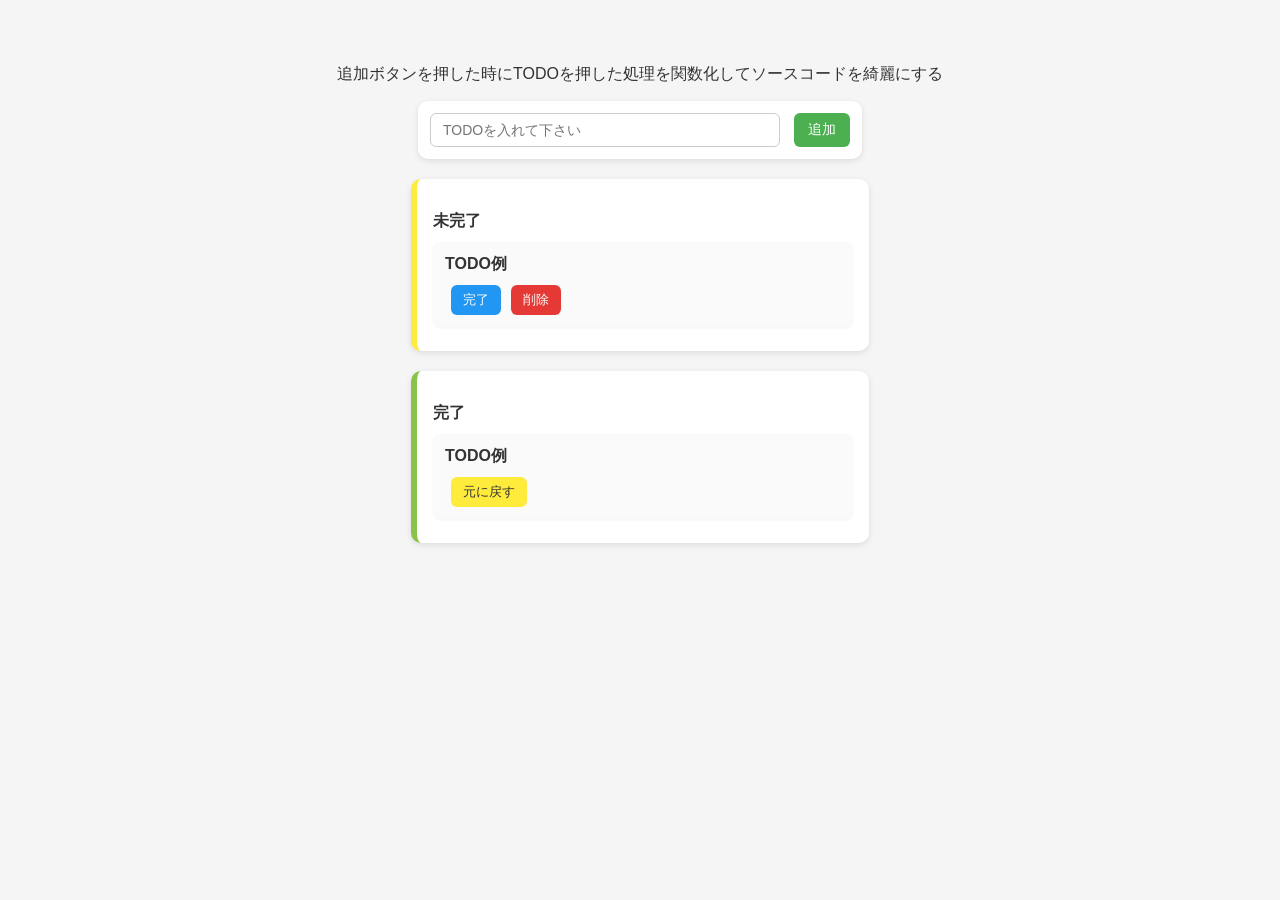
<file: scratch/process_10/index.html>
<!DOCTYPE html>
<html lang="ja">
  <head>
    <link rel="stylesheet" href="./style.css" />
    <title>TODO</title>
  </head> 
<body>
  <p>追加ボタンを押した時にTODOを押した処理を関数化してソースコードを綺麗にする</p>
  <div class="input-area">
    <input type="text" id="add_text" placeholder="TODOを入れて下さい" />
    <button id="add_button">追加</button>
  </div>
  <div class="incomplete-area area-box">
    <p>未完了</p>
    <ul>
      <li>
        <div>
          <p>TODO例</p>
          <button class="btn-complete">完了</button>
          <button class="btn-delete ">削除</button>
        </div>
      </li>
    </ul>
  </div>
  <div class="complete-area area-box">
    <p>完了</p>
    <ul>
      <li>
        <div>
          <p>TODO例</p>
          <button class="btn-incomplete">元に戻す</button>
        </div>
      </li>
    </ul>
  </div>
  <script src="./index.js"></script>
</body>
</html>
</file>
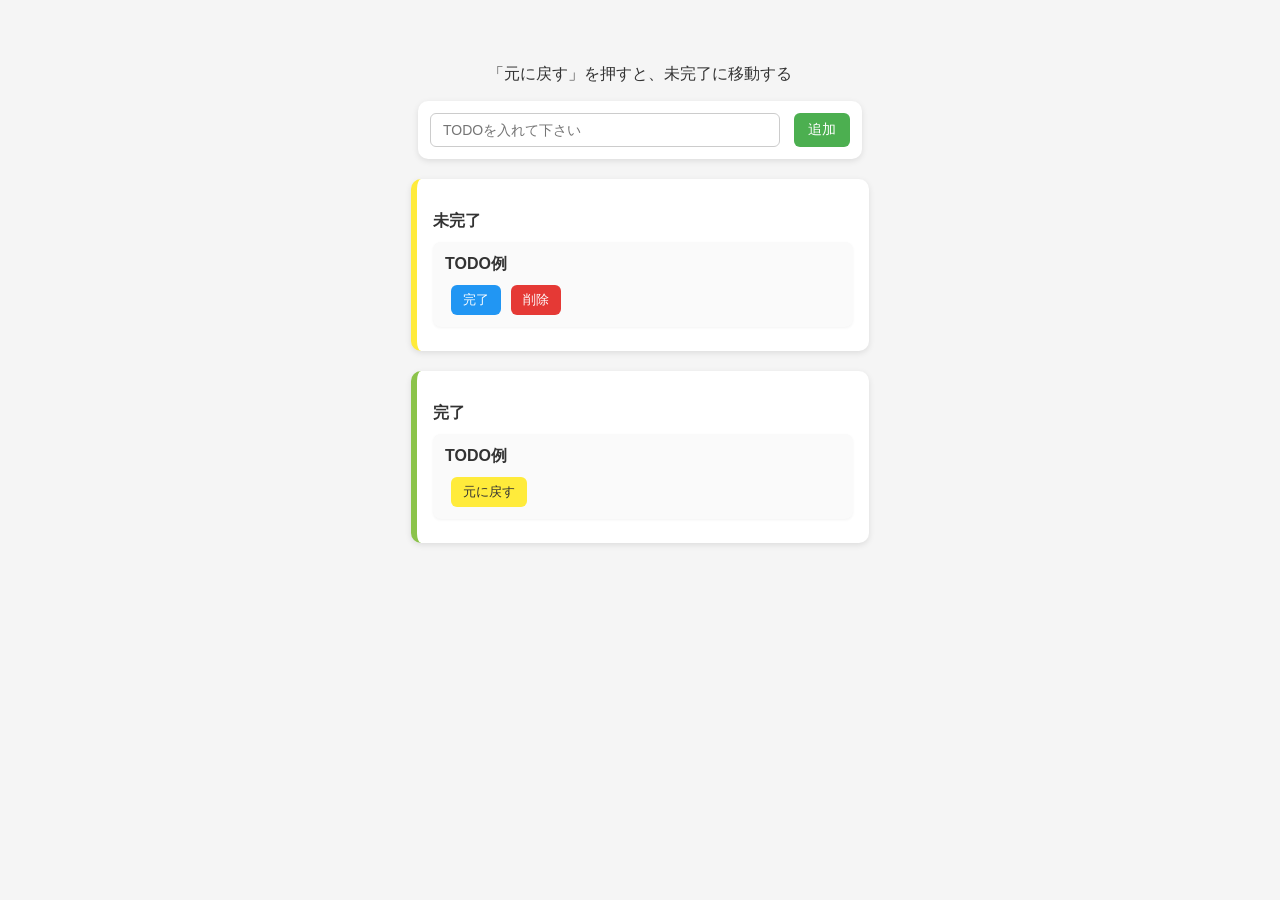
<file: scratch/process_11/index.html>
<!DOCTYPE html>
<html lang="ja">
  <head>
    <link rel="stylesheet" href="./style.css" />
    <title>TODO</title>
  </head> 
<body>
  <p>「元に戻す」を押すと、未完了に移動する</p>
  <div class="input-area">
    <input type="text" id="add_text" placeholder="TODOを入れて下さい" />
    <button id="add_button">追加</button>
  </div>
  <div class="incomplete-area area-box">
    <p>未完了</p>
    <ul>
      <li>
        <div>
          <p>TODO例</p>
          <button class="btn-complete">完了</button>
          <button class="btn-delete ">削除</button>
        </div>
      </li>
    </ul>
  </div>
  <div class="complete-area area-box">
    <p>完了</p>
    <ul>
      <li>
        <div>
          <p>TODO例</p>
          <button class="btn-incomplete">元に戻す</button>
        </div>
      </li>
    </ul>
  </div>
  <script src="./index.js"></script>
</body>
</html>
</file>
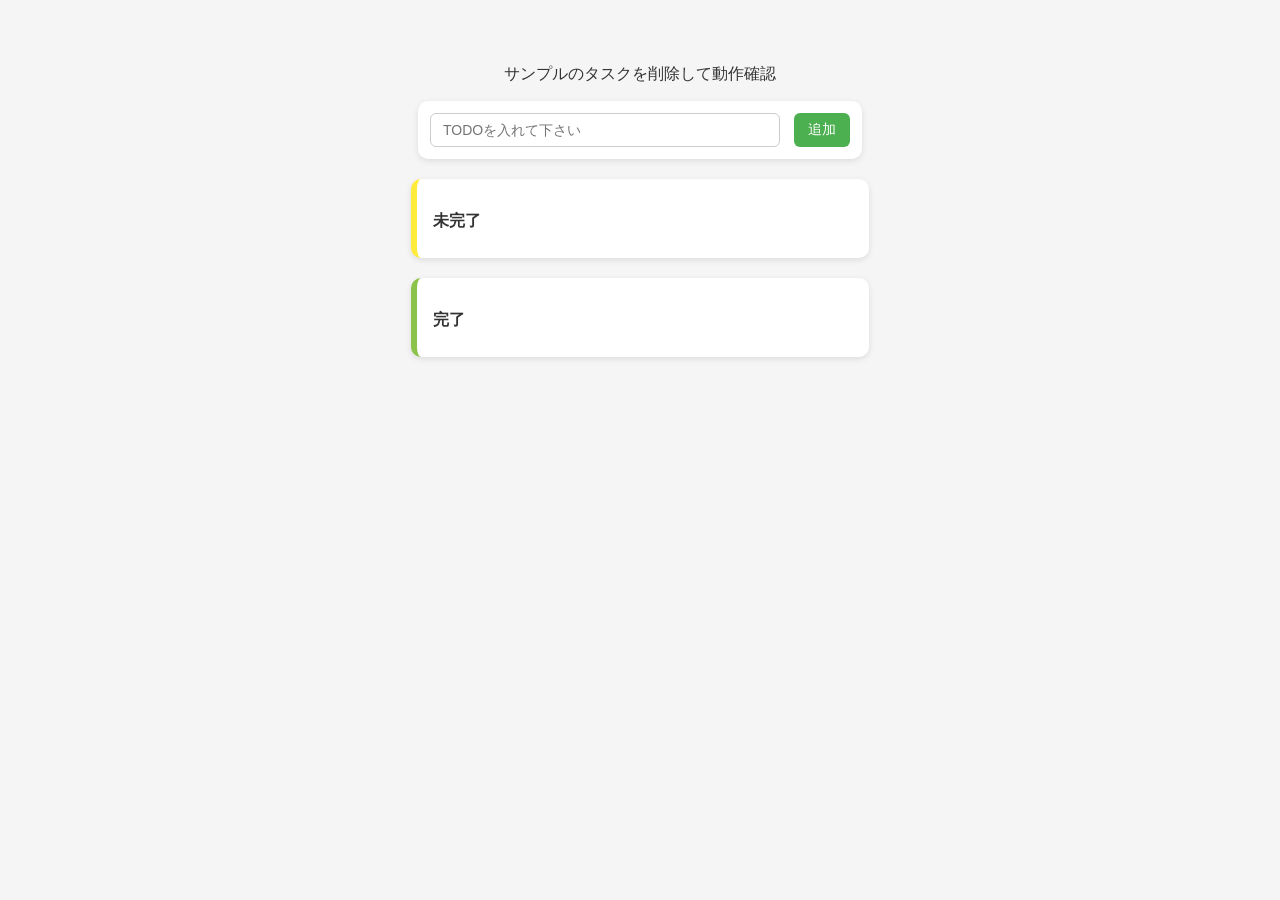
<file: scratch/process_12/index.html>
<!DOCTYPE html>
<html lang="ja">
  <head>
    <link rel="stylesheet" href="./style.css" />
    <title>TODO</title>
  </head> 
<body>
  <p>サンプルのタスクを削除して動作確認</p>
  <div class="input-area">
    <input type="text" id="add_text" placeholder="TODOを入れて下さい" />
    <button id="add_button">追加</button>
  </div>
  <div class="incomplete-area area-box">
    <p>未完了</p>
    <ul>
    </ul>
  </div>
  <div class="complete-area area-box">
    <p>完了</p>
    <ul>
    </ul>
  </div>
  <script src="./index.js"></script>
</body>
</html>
</file>
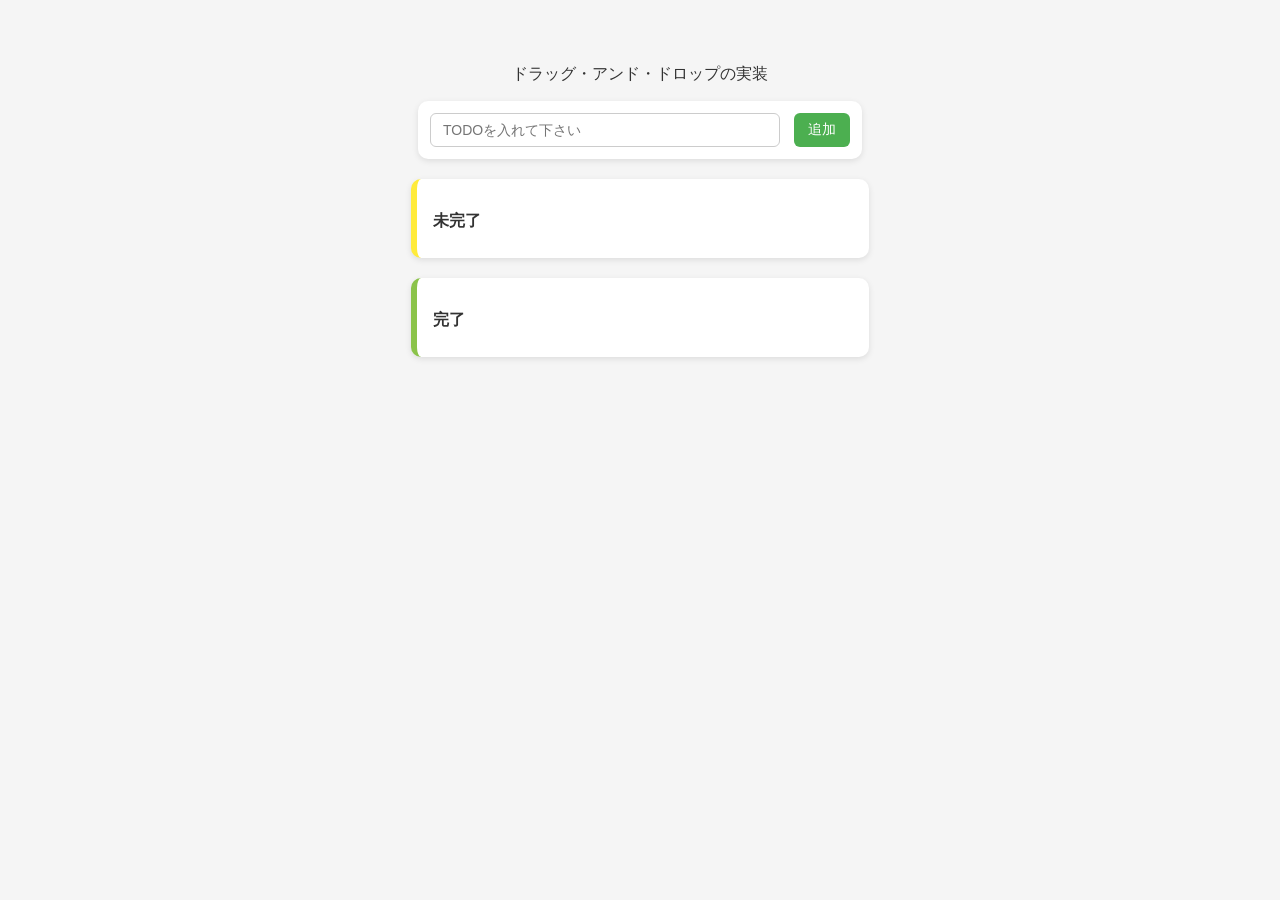
<file: scratch/process_14/index.html>
<!DOCTYPE html>
<html lang="ja">
  <head>
    <link rel="stylesheet" href="./style.css" />
    <title>TODO</title>
  </head> 
<body>
  <p>ドラッグ・アンド・ドロップの実装</p>
  <div class="input-area">
    <input type="text" id="add_text" placeholder="TODOを入れて下さい" />
    <button id="add_button">追加</button>
  </div>
  <div class="incomplete-area area-box">
    <p>未完了</p>
    <ul>
    </ul>
  </div>
  <div class="complete-area area-box">
    <p>完了</p>
    <ul>
    </ul>
  </div>
  <script src="./index.js"></script>
</body>
</html>
</file>
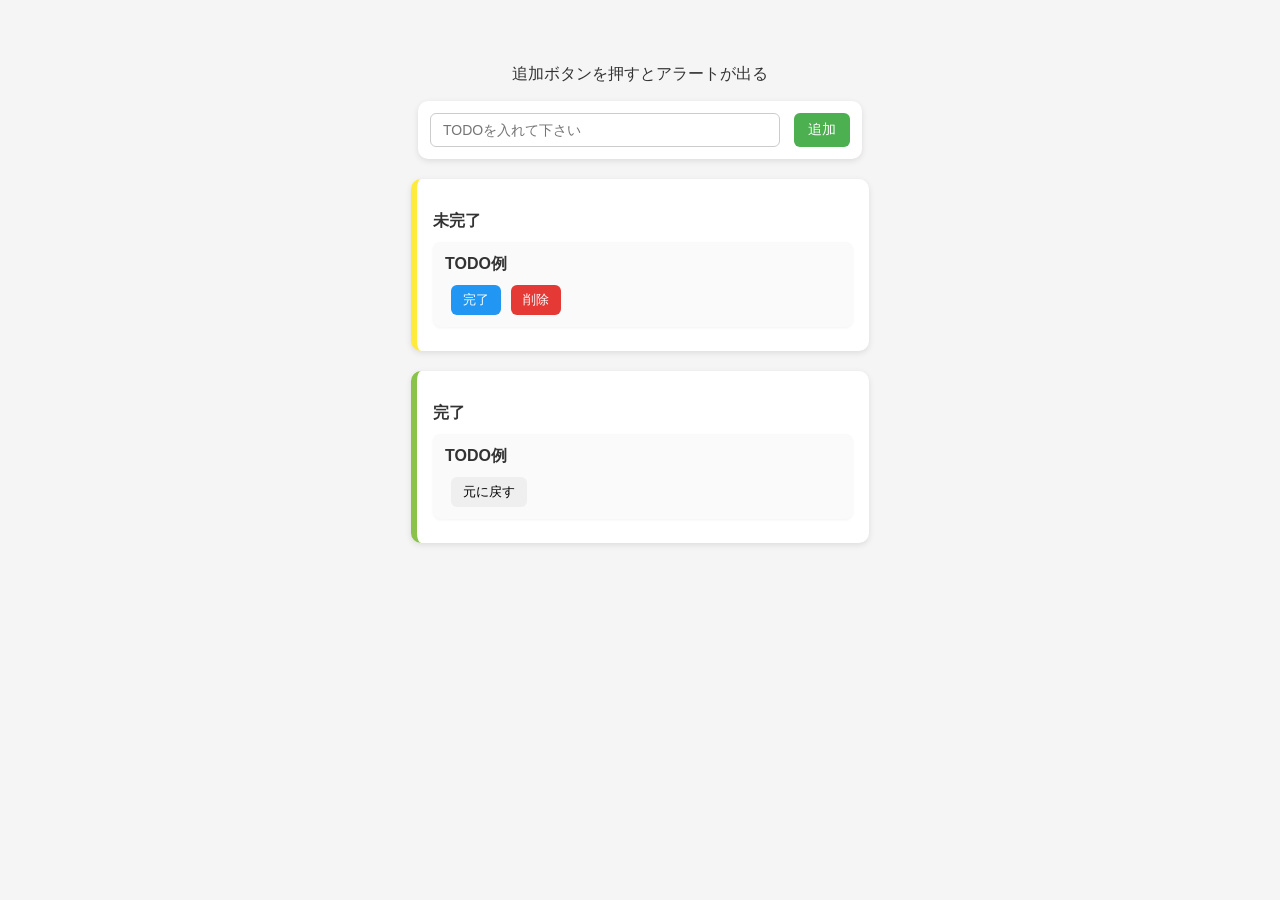
<file: scratch/process_4/index.html>
<!DOCTYPE html>
<html lang="ja">
  <head>
    <link rel="stylesheet" href="./style.css" />
    <title>TODO</title>
  </head> 
<body>
  <p>追加ボタンを押すとアラートが出る</p>
  <div class="input-area">
    <input type="text" id="" placeholder="TODOを入れて下さい" />
    <button id="add_button">追加</button>
  </div>
  <div class="incomplete-area area-box">
    <p>未完了</p>
    <ul>
      <li>
        <div>
          <p>TODO例</p>
          <button class="btn-complete">完了</button>
          <button class="btn-delete ">削除</button>
        </div>
      </li>
    </ul>
  </div>
  <div class="complete-area area-box">
    <p>完了</p>
    <ul>
      <li>
        <div>
          <p>TODO例</p>
          <button>元に戻す</button>
        </div>
      </li>
    </ul>
  </div>
  <script src="./index.js"></script>
</body>
</html>
</file>
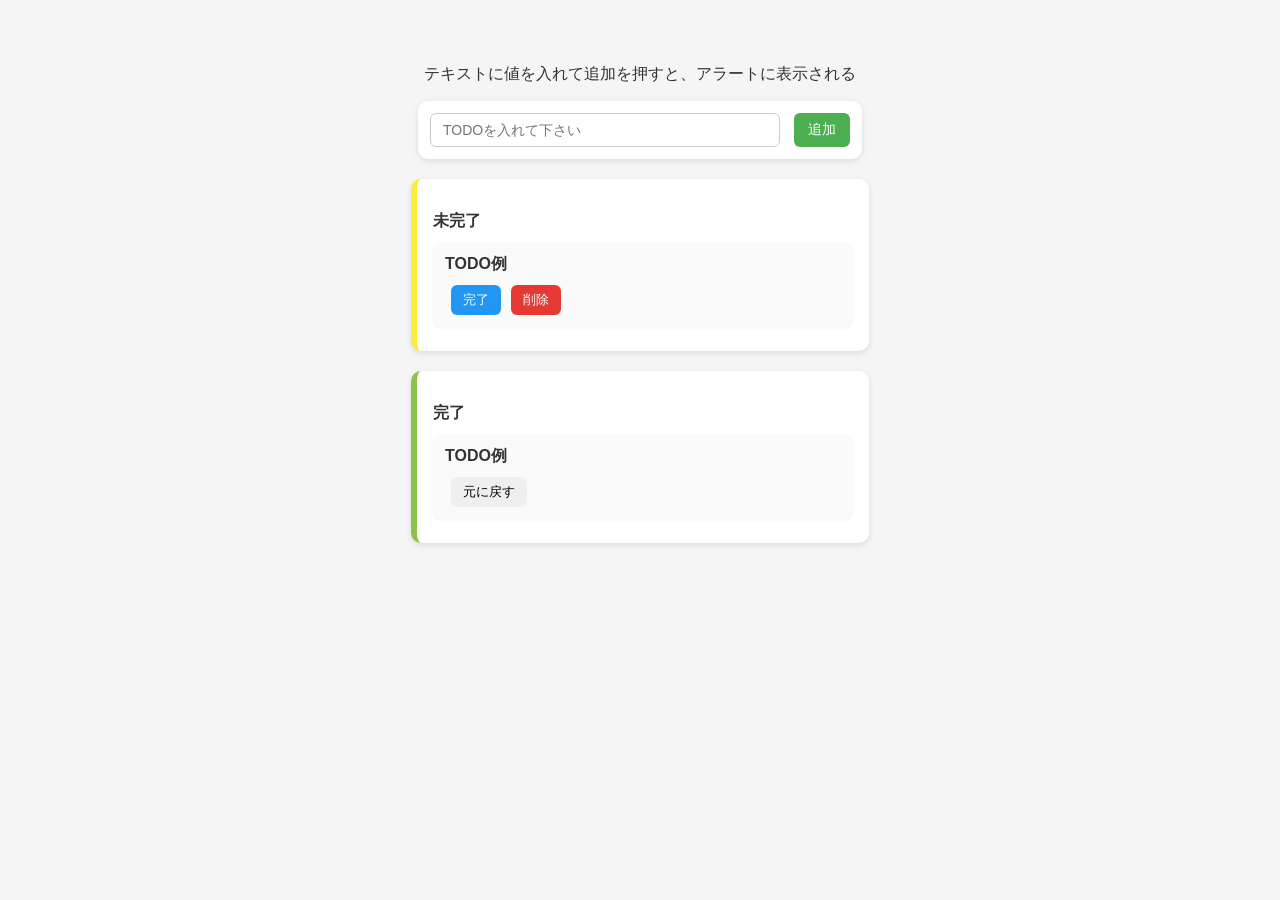
<file: scratch/process_5/index.html>
<!DOCTYPE html>
<html lang="ja">
  <head>
    <link rel="stylesheet" href="./style.css" />
    <title>TODO</title>
  </head> 
<body>
  <p>テキストに値を入れて追加を押すと、アラートに表示される</p>
  <div class="input-area">
    <input type="text" id="add_text" placeholder="TODOを入れて下さい" />
    <button id="add_button">追加</button>
  </div>
  <div class="incomplete-area area-box">
    <p>未完了</p>
    <ul>
      <li>
        <div class="todo">
          <p>TODO例</p>
          <button class="btn-complete">完了</button>
          <button class="btn-delete ">削除</button>
        </div>
      </li>
    </ul>
  </div>
  <div class="complete-area area-box">
    <p>完了</p>
    <ul>
      <li>
        <div class="todo_complete">
          <p>TODO例</p>
          <button>元に戻す</button>
        </div>
      </li>
    </ul>
  </div>
  <script src="./index.js"></script>
</body>
</html>
</file>
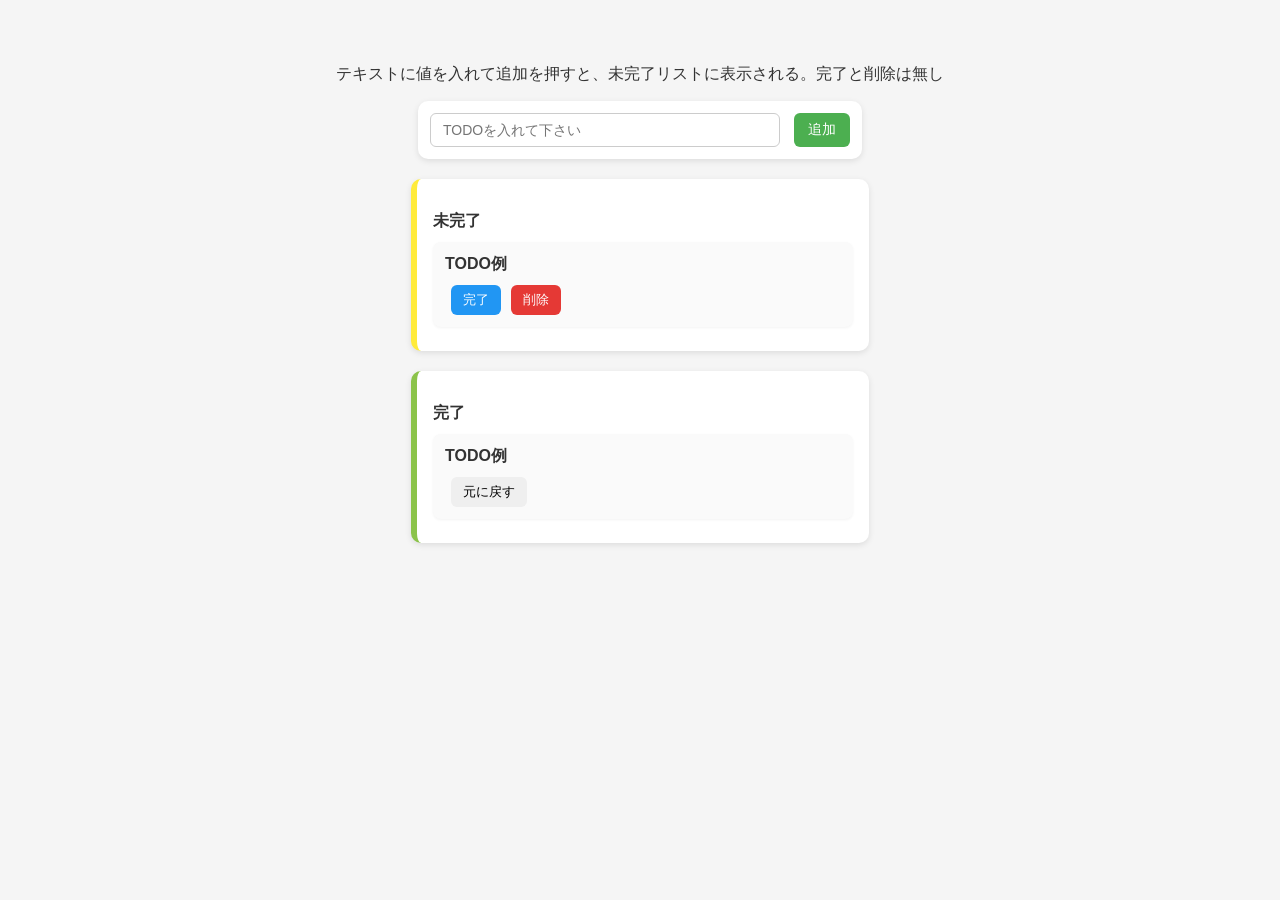
<file: scratch/process_6/index.html>
<!DOCTYPE html>
<html lang="ja">
  <head>
    <link rel="stylesheet" href="./style.css" />
    <title>TODO</title>
  </head> 
<body>
  <p>テキストに値を入れて追加を押すと、未完了リストに表示される。完了と削除は無し</p>
  <div class="input-area">
    <input type="text" id="add_text" placeholder="TODOを入れて下さい" />
    <button id="add_button">追加</button>
  </div>
  <div class="incomplete-area area-box">
    <p>未完了</p>
    <ul>
      <li>
        <div>
          <p>TODO例</p>
          <button class="btn-complete">完了</button>
          <button class="btn-delete ">削除</button>
        </div>
      </li>
    </ul>
  </div>
  <div class="complete-area area-box">
    <p>完了</p>
    <ul>
      <li>
        <div>
          <p>TODO例</p>
          <button>元に戻す</button>
        </div>
      </li>
    </ul>
  </div>
  <script src="./index.js"></script>
</body>
</html>
</file>
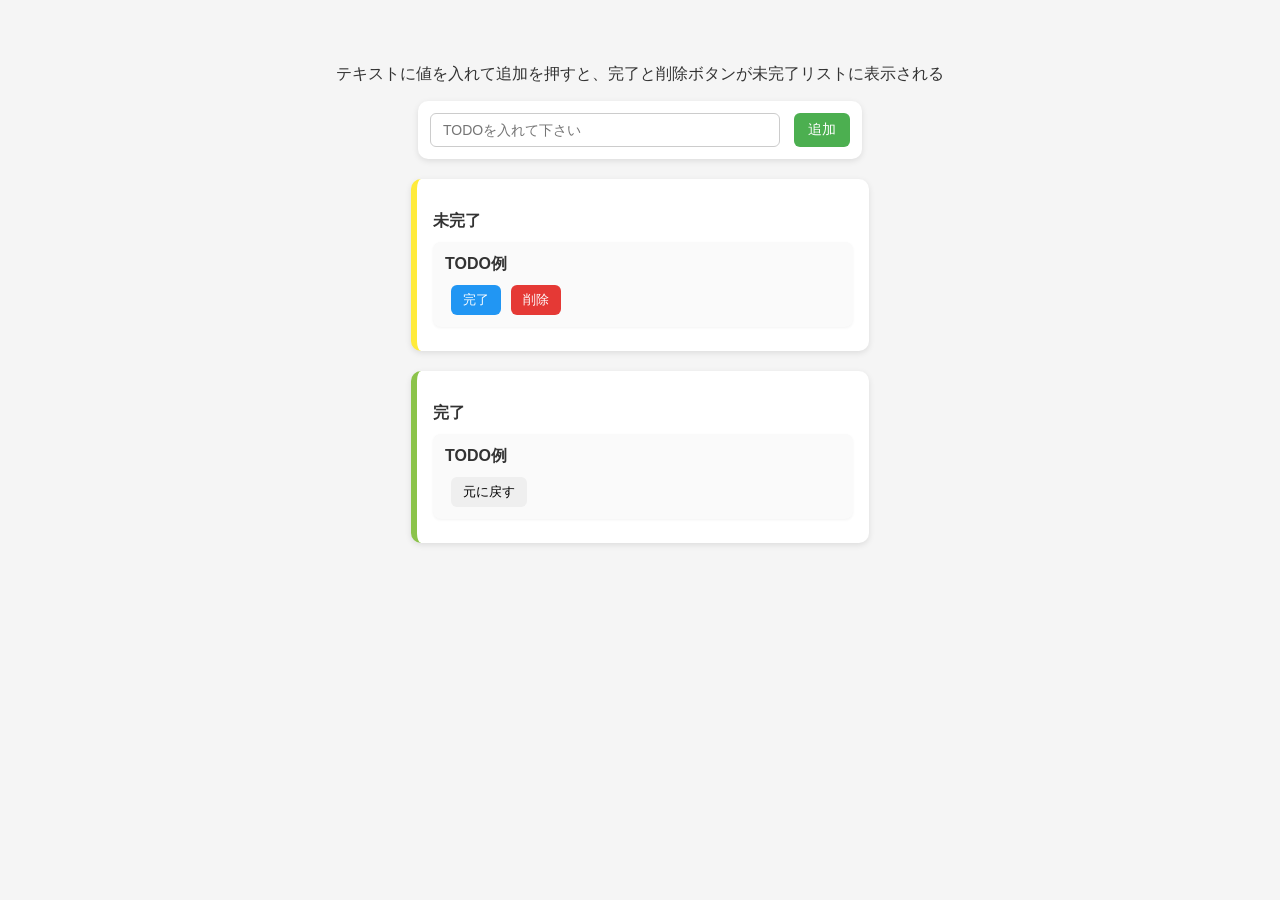
<file: scratch/process_7/index.html>
<!DOCTYPE html>
<html lang="ja">
  <head>
    <link rel="stylesheet" href="./style.css" />
    <title>TODO</title>
  </head> 
<body>
  <p>テキストに値を入れて追加を押すと、完了と削除ボタンが未完了リストに表示される</p>
  <div class="input-area">
    <input type="text" id="add_text" placeholder="TODOを入れて下さい" />
    <button id="add_button">追加</button>
  </div>
  <div class="incomplete-area area-box">
    <p>未完了</p>
    <ul>
      <li>
        <div>
          <p>TODO例</p>
          <button class="btn-complete">完了</button>
          <button class="btn-delete ">削除</button>
        </div>
      </li>
    </ul>
  </div>
  <div class="complete-area area-box">
    <p>完了</p>
    <ul>
      <li>
        <div>
          <p>TODO例</p>
          <button>元に戻す</button>
        </div>
      </li>
    </ul>
  </div>
  <script src="./index.js"></script>
</body>
</html>
</file>
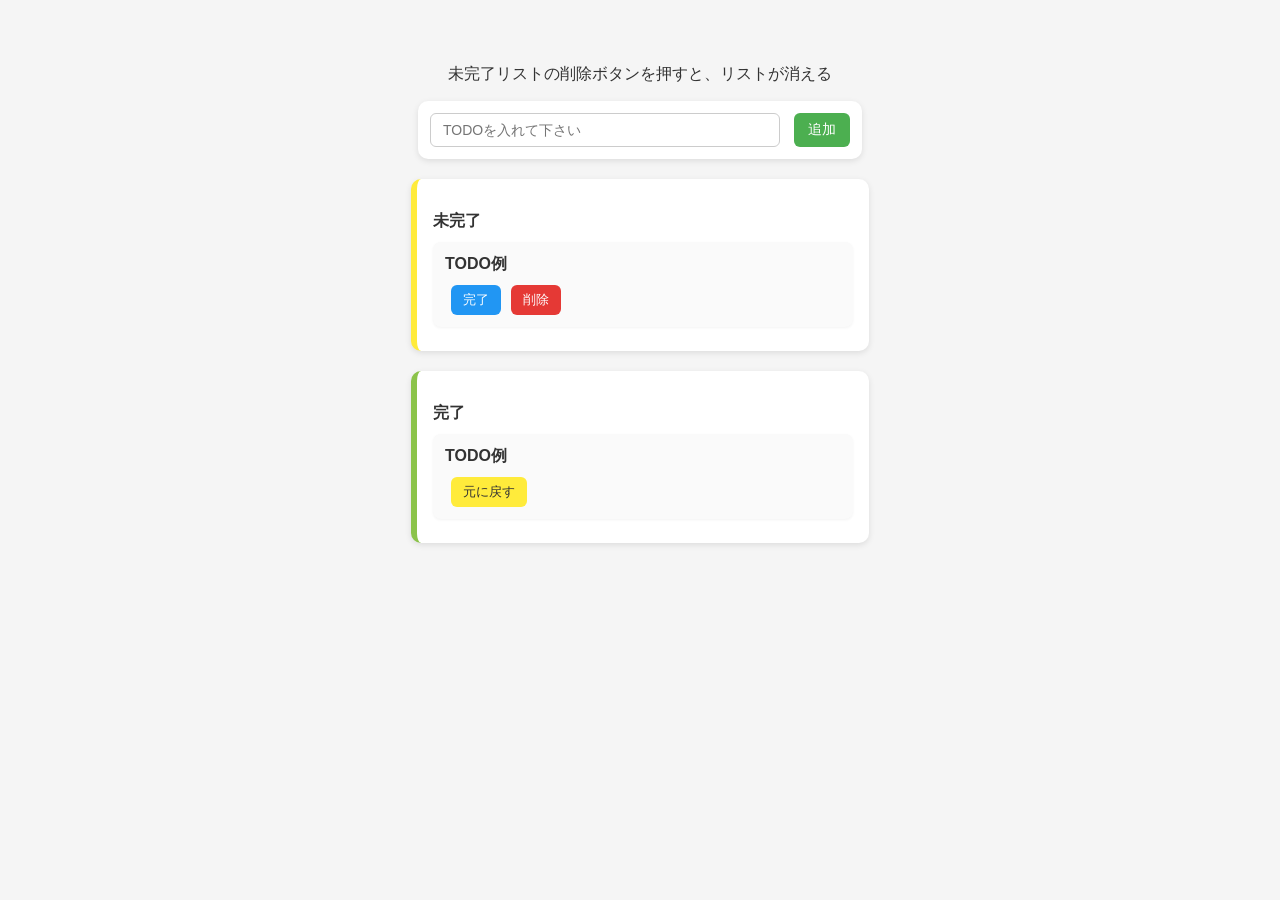
<file: scratch/process_8/index.html>
<!DOCTYPE html>
<html lang="ja">
  <head>
    <link rel="stylesheet" href="./style.css" />
    <title>TODO</title>
  </head> 
<body>
  <p>未完了リストの削除ボタンを押すと、リストが消える</p>
  <div class="input-area">
    <input type="text" id="add_text" placeholder="TODOを入れて下さい" />
    <button id="add_button">追加</button>
  </div>
  <div class="incomplete-area area-box">
    <p>未完了</p>
    <ul>
      <li>
        <div>
          <p>TODO例</p>
          <button class="btn-complete">完了</button>
          <button class="btn-delete ">削除</button>
        </div>
      </li>
    </ul>
  </div>
  <div class="complete-area area-box">
    <p>完了</p>
    <ul>
      <li>
        <div>
          <p>TODO例</p>
          <button class="btn-incomplete">元に戻す</button>
        </div>
      </li>
    </ul>
  </div>
  <script src="./index.js"></script>
</body>
</html>
</file>
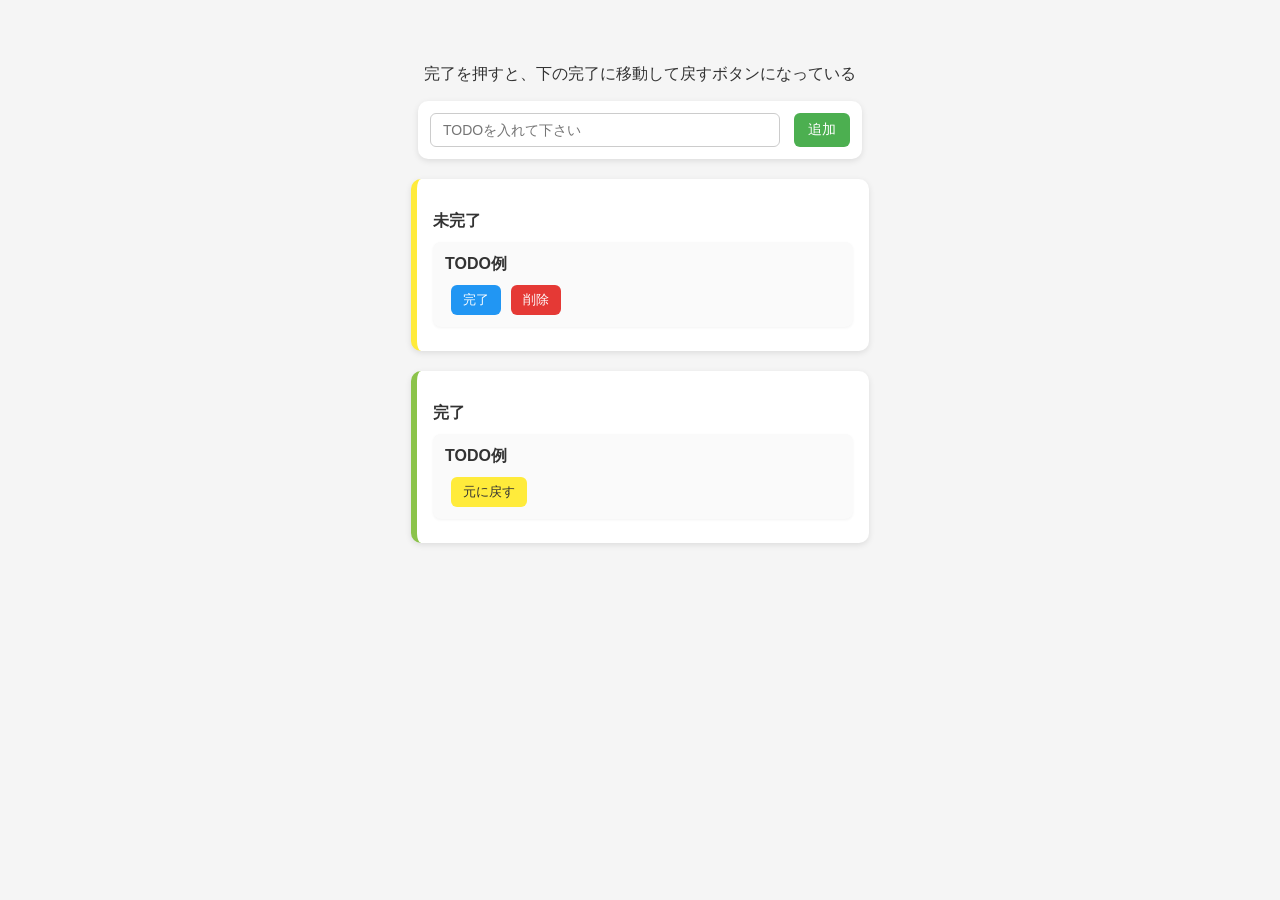
<file: scratch/process_9/index.html>
<!DOCTYPE html>
<html lang="ja">
  <head>
    <link rel="stylesheet" href="./style.css" />
    <title>TODO</title>
  </head> 
<body>
  <p>完了を押すと、下の完了に移動して戻すボタンになっている</p>
  <div class="input-area">
    <input type="text" id="add_text" placeholder="TODOを入れて下さい" />
    <button id="add_button">追加</button>
  </div>
  <div class="incomplete-area area-box">
    <p>未完了</p>
    <ul>
      <li>
        <div>
          <p>TODO例</p>
          <button class="btn-complete">完了</button>
          <button class="btn-delete ">削除</button>
        </div>
      </li>
    </ul>
  </div>
  <div class="complete-area area-box">
    <p>完了</p>
    <ul>
      <li>
        <div>
          <p>TODO例</p>
          <button class="btn-incomplete">元に戻す</button>
        </div>
      </li>
    </ul>
  </div>
  <script src="./index.js"></script>
</body>
</html>
</file>
<file: scratch/process_10/style.css>
/* 全体 */
body {
  font-family: "Helvetica Neue", Arial, sans-serif;
  background: #f5f5f5;
  display: flex;
  flex-direction: column;
  align-items: center;
  padding: 40px 0;
  color: #333;
}

/* 入力エリア */
.input-area {
  background: #ffffff;
  width: 420px;
  padding: 12px;
  margin-bottom: 20px;
  border-radius: 10px;
  box-shadow: 0 2px 6px rgba(0,0,0,0.1);
  display: flex;
  gap: 8px;
}

.input-area input {
  flex: 1;
  border-radius: 6px;
  padding: 8px 12px;
  border: 1px solid #ccc;
  font-size: 14px;
}

.input-area button {
  background: #4caf50;
  color: white;
  border-radius: 6px;
  border: none;
  padding: 8px 14px;
  font-size: 14px;
}

.input-area button:hover {
  background: #43a047;
}

/* 共通ボックス */
.area-box {
  width: 420px;
  padding: 16px;
  border-radius: 10px;
  background: #ffffff;
  box-shadow: 0 2px 6px rgba(0,0,0,0.1);
  margin-bottom: 20px;
}

/* 見出し */
.area-box p {
  font-size: 16px;
  font-weight: bold;
  margin-bottom: 10px;
}

/* TODOリスト */
ul {
  list-style: none;
  padding: 0;
  margin: 0;
}

li {
  background: #fafafa;
  margin: 8px 0;
  padding: 12px;
  border-radius: 8px;
  display: flex;
  align-items: center;
  justify-content: space-between;
  box-shadow: 0 1px 3px rgba(0,0,0,0.05);
}

li p {
  margin: 0;
  font-size: 15px;
}

/* ボタン */
button {
  padding: 6px 12px;
  margin-left: 6px;
  border-radius: 6px;
  border: none;
  font-size: 13px;
  cursor: pointer;
  transition: 0.2s;
}

button:hover {
  opacity: 0.8;
}

/* ボタン色 */
.btn-complete {
  background: #2196f3;
  color: white;
}

.btn-delete {
  background: #e53935;
  color: white;
}

.btn-incomplete {
  background: #ffeb3b; /* 明るい黄色 */
  color: #333; /* 読みやすい濃い文字色 */
}

/* 完了ボタン */
.btn-complete:hover {
  background: #1e88e5; /* 少し濃い青 */
}

/* 削除ボタン */
.btn-delete:hover {
  background: #d32f2f; /* 少し濃い赤 */
}

.btn-incomplete:hover {
  background: #fdd835; 
}

/* 戻すボタン */
.btn-back:hover {
  background: #616161; /* 少し濃いグレー */
}

.btn-back {
  background: #757575;
  color: white;
}

/* 未完了・完了エリア */
.incomplete-area.area-box {
  border-left: 6px solid #ffeb3b;
}

.complete-area.area-box {
  border-left: 6px solid #8bc34a;
}
</file>
<file: scratch/process_11/style.css>
/* 全体 */
body {
  font-family: "Helvetica Neue", Arial, sans-serif;
  background: #f5f5f5;
  display: flex;
  flex-direction: column;
  align-items: center;
  padding: 40px 0;
  color: #333;
}

/* 入力エリア */
.input-area {
  background: #ffffff;
  width: 420px;
  padding: 12px;
  margin-bottom: 20px;
  border-radius: 10px;
  box-shadow: 0 2px 6px rgba(0,0,0,0.1);
  display: flex;
  gap: 8px;
}

.input-area input {
  flex: 1;
  border-radius: 6px;
  padding: 8px 12px;
  border: 1px solid #ccc;
  font-size: 14px;
}

.input-area button {
  background: #4caf50;
  color: white;
  border-radius: 6px;
  border: none;
  padding: 8px 14px;
  font-size: 14px;
}

.input-area button:hover {
  background: #43a047;
}

/* 共通ボックス */
.area-box {
  width: 420px;
  padding: 16px;
  border-radius: 10px;
  background: #ffffff;
  box-shadow: 0 2px 6px rgba(0,0,0,0.1);
  margin-bottom: 20px;
}

/* 見出し */
.area-box p {
  font-size: 16px;
  font-weight: bold;
  margin-bottom: 10px;
}

/* TODOリスト */
ul {
  list-style: none;
  padding: 0;
  margin: 0;
}

li {
  background: #fafafa;
  margin: 8px 0;
  padding: 12px;
  border-radius: 8px;
  display: flex;
  align-items: center;
  justify-content: space-between;
  box-shadow: 0 1px 3px rgba(0,0,0,0.05);
}

li p {
  margin: 0;
  font-size: 15px;
}

/* ボタン */
button {
  padding: 6px 12px;
  margin-left: 6px;
  border-radius: 6px;
  border: none;
  font-size: 13px;
  cursor: pointer;
  transition: 0.2s;
}

button:hover {
  opacity: 0.8;
}

/* ボタン色 */
.btn-complete {
  background: #2196f3;
  color: white;
}

.btn-delete {
  background: #e53935;
  color: white;
}

.btn-incomplete {
  background: #ffeb3b; /* 明るい黄色 */
  color: #333; /* 読みやすい濃い文字色 */
}

/* 完了ボタン */
.btn-complete:hover {
  background: #1e88e5; /* 少し濃い青 */
}

/* 削除ボタン */
.btn-delete:hover {
  background: #d32f2f; /* 少し濃い赤 */
}

.btn-incomplete:hover {
  background: #fdd835; 
}

/* 戻すボタン */
.btn-back:hover {
  background: #616161; /* 少し濃いグレー */
}

.btn-back {
  background: #757575;
  color: white;
}

/* 未完了・完了エリア */
.incomplete-area.area-box {
  border-left: 6px solid #ffeb3b;
}

.complete-area.area-box {
  border-left: 6px solid #8bc34a;
}
</file>
<file: scratch/process_12/style.css>
/* 全体 */
body {
  font-family: "Helvetica Neue", Arial, sans-serif;
  background: #f5f5f5;
  display: flex;
  flex-direction: column;
  align-items: center;
  padding: 40px 0;
  color: #333;
}

/* 入力エリア */
.input-area {
  background: #ffffff;
  width: 420px;
  padding: 12px;
  margin-bottom: 20px;
  border-radius: 10px;
  box-shadow: 0 2px 6px rgba(0,0,0,0.1);
  display: flex;
  gap: 8px;
}

.input-area input {
  flex: 1;
  border-radius: 6px;
  padding: 8px 12px;
  border: 1px solid #ccc;
  font-size: 14px;
}

.input-area button {
  background: #4caf50;
  color: white;
  border-radius: 6px;
  border: none;
  padding: 8px 14px;
  font-size: 14px;
}

.input-area button:hover {
  background: #43a047;
}

/* 共通ボックス */
.area-box {
  width: 420px;
  padding: 16px;
  border-radius: 10px;
  background: #ffffff;
  box-shadow: 0 2px 6px rgba(0,0,0,0.1);
  margin-bottom: 20px;
}

/* 見出し */
.area-box p {
  font-size: 16px;
  font-weight: bold;
  margin-bottom: 10px;
}

/* TODOリスト */
ul {
  list-style: none;
  padding: 0;
  margin: 0;
}

li {
  background: #fafafa;
  margin: 8px 0;
  padding: 12px;
  border-radius: 8px;
  display: flex;
  align-items: center;
  justify-content: space-between;
  box-shadow: 0 1px 3px rgba(0,0,0,0.05);
}

li p {
  margin: 0;
  font-size: 15px;
}

/* ボタン */
button {
  padding: 6px 12px;
  margin-left: 6px;
  border-radius: 6px;
  border: none;
  font-size: 13px;
  cursor: pointer;
  transition: 0.2s;
}

button:hover {
  opacity: 0.8;
}

/* ボタン色 */
.btn-complete {
  background: #2196f3;
  color: white;
}

.btn-delete {
  background: #e53935;
  color: white;
}

.btn-incomplete {
  background: #ffeb3b; /* 明るい黄色 */
  color: #333; /* 読みやすい濃い文字色 */
}

/* 完了ボタン */
.btn-complete:hover {
  background: #1e88e5; /* 少し濃い青 */
}

/* 削除ボタン */
.btn-delete:hover {
  background: #d32f2f; /* 少し濃い赤 */
}

.btn-incomplete:hover {
  background: #fdd835; 
}

/* 戻すボタン */
.btn-back:hover {
  background: #616161; /* 少し濃いグレー */
}

.btn-back {
  background: #757575;
  color: white;
}

/* 未完了・完了エリア */
.incomplete-area.area-box {
  border-left: 6px solid #ffeb3b;
}

.complete-area.area-box {
  border-left: 6px solid #8bc34a;
}
</file>
<file: scratch/process_14/style.css>
/* 全体 */
body {
  font-family: "Helvetica Neue", Arial, sans-serif;
  background: #f5f5f5;
  display: flex;
  flex-direction: column;
  align-items: center;
  padding: 40px 0;
  color: #333;
}

/* 入力エリア */
.input-area {
  background: #ffffff;
  width: 420px;
  padding: 12px;
  margin-bottom: 20px;
  border-radius: 10px;
  box-shadow: 0 2px 6px rgba(0,0,0,0.1);
  display: flex;
  gap: 8px;
}

.input-area input {
  flex: 1;
  border-radius: 6px;
  padding: 8px 12px;
  border: 1px solid #ccc;
  font-size: 14px;
}

.input-area button {
  background: #4caf50;
  color: white;
  border-radius: 6px;
  border: none;
  padding: 8px 14px;
  font-size: 14px;
}

.input-area button:hover {
  background: #43a047;
}

/* 共通ボックス */
.area-box {
  width: 420px;
  padding: 16px;
  border-radius: 10px;
  background: #ffffff;
  box-shadow: 0 2px 6px rgba(0,0,0,0.1);
  margin-bottom: 20px;
}

/* 見出し */
.area-box p {
  font-size: 16px;
  font-weight: bold;
  margin-bottom: 10px;
}

/* TODOリスト */
ul {
  list-style: none;
  padding: 0;
  margin: 0;
}

li {
  background: #fafafa;
  margin: 8px 0;
  padding: 12px;
  border-radius: 8px;
  display: flex;
  align-items: center;
  justify-content: space-between;
  box-shadow: 0 1px 3px rgba(0,0,0,0.05);
}

li p {
  margin: 0;
  font-size: 15px;
}

/* ボタン */
button {
  padding: 6px 12px;
  margin-left: 6px;
  border-radius: 6px;
  border: none;
  font-size: 13px;
  cursor: pointer;
  transition: 0.2s;
}

button:hover {
  opacity: 0.8;
}

/* ボタン色 */
.btn-complete {
  background: #2196f3;
  color: white;
}

.btn-delete {
  background: #e53935;
  color: white;
}

.btn-incomplete {
  background: #ffeb3b; /* 明るい黄色 */
  color: #333; /* 読みやすい濃い文字色 */
}

/* 完了ボタン */
.btn-complete:hover {
  background: #1e88e5; /* 少し濃い青 */
}

/* 削除ボタン */
.btn-delete:hover {
  background: #d32f2f; /* 少し濃い赤 */
}

.btn-incomplete:hover {
  background: #fdd835; 
}

/* 戻すボタン */
.btn-back:hover {
  background: #616161; /* 少し濃いグレー */
}

.btn-back {
  background: #757575;
  color: white;
}

/* 未完了・完了エリア */
.incomplete-area.area-box {
  border-left: 6px solid #ffeb3b;
}

.complete-area.area-box {
  border-left: 6px solid #8bc34a;
}
</file>
<file: scratch/process_4/style.css>
/* 全体 */
body {
  font-family: "Helvetica Neue", Arial, sans-serif;
  background: #f5f5f5;
  display: flex;
  flex-direction: column;
  align-items: center;
  padding: 40px 0;
  color: #333;
}

/* 入力エリア */
.input-area {
  background: #ffffff;
  width: 420px;
  padding: 12px;
  margin-bottom: 20px;
  border-radius: 10px;
  box-shadow: 0 2px 6px rgba(0,0,0,0.1);
  display: flex;
  gap: 8px;
}

.input-area input {
  flex: 1;
  border-radius: 6px;
  padding: 8px 12px;
  border: 1px solid #ccc;
  font-size: 14px;
}

.input-area button {
  background: #4caf50;
  color: white;
  border-radius: 6px;
  border: none;
  padding: 8px 14px;
  font-size: 14px;
}

.input-area button:hover {
  background: #43a047;
}

/* 共通ボックス */
.area-box {
  width: 420px;
  padding: 16px;
  border-radius: 10px;
  background: #ffffff;
  box-shadow: 0 2px 6px rgba(0,0,0,0.1);
  margin-bottom: 20px;
}

/* 見出し */
.area-box p {
  font-size: 16px;
  font-weight: bold;
  margin-bottom: 10px;
}

/* TODOリスト */
ul {
  list-style: none;
  padding: 0;
  margin: 0;
}

li {
  background: #fafafa;
  margin: 8px 0;
  padding: 12px;
  border-radius: 8px;
  display: flex;
  align-items: center;
  justify-content: space-between;
  box-shadow: 0 1px 3px rgba(0,0,0,0.05);
}

li p {
  margin: 0;
  font-size: 15px;
}

/* ボタン */
button {
  padding: 6px 12px;
  margin-left: 6px;
  border-radius: 6px;
  border: none;
  font-size: 13px;
  cursor: pointer;
  transition: 0.2s;
}

button:hover {
  opacity: 0.8;
}

/* ボタン色 */
.btn-complete {
  background: #2196f3;
  color: white;
}

.btn-delete {
  background: #e53935;
  color: white;
}

.btn-incomplete {
  background: #ffeb3b; /* 明るい黄色 */
  color: #333; /* 読みやすい濃い文字色 */
}

/* 完了ボタン */
.btn-complete:hover {
  background: #1e88e5; /* 少し濃い青 */
}

/* 削除ボタン */
.btn-delete:hover {
  background: #d32f2f; /* 少し濃い赤 */
}

.btn-incomplete:hover {
  background: #fdd835; 
}

/* 戻すボタン */
.btn-back:hover {
  background: #616161; /* 少し濃いグレー */
}

.btn-back {
  background: #757575;
  color: white;
}

/* 未完了・完了エリア */
.incomplete-area.area-box {
  border-left: 6px solid #ffeb3b;
}

.complete-area.area-box {
  border-left: 6px solid #8bc34a;
}
</file>
<file: scratch/process_5/style.css>
/* 全体 */
body {
  font-family: "Helvetica Neue", Arial, sans-serif;
  background: #f5f5f5;
  display: flex;
  flex-direction: column;
  align-items: center;
  padding: 40px 0;
  color: #333;
}

/* 入力エリア */
.input-area {
  background: #ffffff;
  width: 420px;
  padding: 12px;
  margin-bottom: 20px;
  border-radius: 10px;
  box-shadow: 0 2px 6px rgba(0,0,0,0.1);
  display: flex;
  gap: 8px;
}

.input-area input {
  flex: 1;
  border-radius: 6px;
  padding: 8px 12px;
  border: 1px solid #ccc;
  font-size: 14px;
}

.input-area button {
  background: #4caf50;
  color: white;
  border-radius: 6px;
  border: none;
  padding: 8px 14px;
  font-size: 14px;
}

.input-area button:hover {
  background: #43a047;
}

/* 共通ボックス */
.area-box {
  width: 420px;
  padding: 16px;
  border-radius: 10px;
  background: #ffffff;
  box-shadow: 0 2px 6px rgba(0,0,0,0.1);
  margin-bottom: 20px;
}

/* 見出し */
.area-box p {
  font-size: 16px;
  font-weight: bold;
  margin-bottom: 10px;
}

/* TODOリスト */
ul {
  list-style: none;
  padding: 0;
  margin: 0;
}

li {
  background: #fafafa;
  margin: 8px 0;
  padding: 12px;
  border-radius: 8px;
  display: flex;
  align-items: center;
  justify-content: space-between;
  box-shadow: 0 1px 3px rgba(0,0,0,0.05);
}

li p {
  margin: 0;
  font-size: 15px;
}

/* ボタン */
button {
  padding: 6px 12px;
  margin-left: 6px;
  border-radius: 6px;
  border: none;
  font-size: 13px;
  cursor: pointer;
  transition: 0.2s;
}

button:hover {
  opacity: 0.8;
}

/* ボタン色 */
.btn-complete {
  background: #2196f3;
  color: white;
}

.btn-delete {
  background: #e53935;
  color: white;
}

.btn-incomplete {
  background: #ffeb3b; /* 明るい黄色 */
  color: #333; /* 読みやすい濃い文字色 */
}

/* 完了ボタン */
.btn-complete:hover {
  background: #1e88e5; /* 少し濃い青 */
}

/* 削除ボタン */
.btn-delete:hover {
  background: #d32f2f; /* 少し濃い赤 */
}

.btn-incomplete:hover {
  background: #fdd835; 
}

/* 戻すボタン */
.btn-back:hover {
  background: #616161; /* 少し濃いグレー */
}

.btn-back {
  background: #757575;
  color: white;
}

/* 未完了・完了エリア */
.incomplete-area.area-box {
  border-left: 6px solid #ffeb3b;
}

.complete-area.area-box {
  border-left: 6px solid #8bc34a;
}
</file>
<file: scratch/process_6/style.css>
/* 全体 */
body {
  font-family: "Helvetica Neue", Arial, sans-serif;
  background: #f5f5f5;
  display: flex;
  flex-direction: column;
  align-items: center;
  padding: 40px 0;
  color: #333;
}

/* 入力エリア */
.input-area {
  background: #ffffff;
  width: 420px;
  padding: 12px;
  margin-bottom: 20px;
  border-radius: 10px;
  box-shadow: 0 2px 6px rgba(0,0,0,0.1);
  display: flex;
  gap: 8px;
}

.input-area input {
  flex: 1;
  border-radius: 6px;
  padding: 8px 12px;
  border: 1px solid #ccc;
  font-size: 14px;
}

.input-area button {
  background: #4caf50;
  color: white;
  border-radius: 6px;
  border: none;
  padding: 8px 14px;
  font-size: 14px;
}

.input-area button:hover {
  background: #43a047;
}

/* 共通ボックス */
.area-box {
  width: 420px;
  padding: 16px;
  border-radius: 10px;
  background: #ffffff;
  box-shadow: 0 2px 6px rgba(0,0,0,0.1);
  margin-bottom: 20px;
}

/* 見出し */
.area-box p {
  font-size: 16px;
  font-weight: bold;
  margin-bottom: 10px;
}

/* TODOリスト */
ul {
  list-style: none;
  padding: 0;
  margin: 0;
}

li {
  background: #fafafa;
  margin: 8px 0;
  padding: 12px;
  border-radius: 8px;
  display: flex;
  align-items: center;
  justify-content: space-between;
  box-shadow: 0 1px 3px rgba(0,0,0,0.05);
}

li p {
  margin: 0;
  font-size: 15px;
}

/* ボタン */
button {
  padding: 6px 12px;
  margin-left: 6px;
  border-radius: 6px;
  border: none;
  font-size: 13px;
  cursor: pointer;
  transition: 0.2s;
}

button:hover {
  opacity: 0.8;
}

/* ボタン色 */
.btn-complete {
  background: #2196f3;
  color: white;
}

.btn-delete {
  background: #e53935;
  color: white;
}

.btn-incomplete {
  background: #ffeb3b; /* 明るい黄色 */
  color: #333; /* 読みやすい濃い文字色 */
}

/* 完了ボタン */
.btn-complete:hover {
  background: #1e88e5; /* 少し濃い青 */
}

/* 削除ボタン */
.btn-delete:hover {
  background: #d32f2f; /* 少し濃い赤 */
}

.btn-incomplete:hover {
  background: #fdd835; 
}

/* 戻すボタン */
.btn-back:hover {
  background: #616161; /* 少し濃いグレー */
}

.btn-back {
  background: #757575;
  color: white;
}

/* 未完了・完了エリア */
.incomplete-area.area-box {
  border-left: 6px solid #ffeb3b;
}

.complete-area.area-box {
  border-left: 6px solid #8bc34a;
}
</file>
<file: scratch/process_7/style.css>
/* 全体 */
body {
  font-family: "Helvetica Neue", Arial, sans-serif;
  background: #f5f5f5;
  display: flex;
  flex-direction: column;
  align-items: center;
  padding: 40px 0;
  color: #333;
}

/* 入力エリア */
.input-area {
  background: #ffffff;
  width: 420px;
  padding: 12px;
  margin-bottom: 20px;
  border-radius: 10px;
  box-shadow: 0 2px 6px rgba(0,0,0,0.1);
  display: flex;
  gap: 8px;
}

.input-area input {
  flex: 1;
  border-radius: 6px;
  padding: 8px 12px;
  border: 1px solid #ccc;
  font-size: 14px;
}

.input-area button {
  background: #4caf50;
  color: white;
  border-radius: 6px;
  border: none;
  padding: 8px 14px;
  font-size: 14px;
}

.input-area button:hover {
  background: #43a047;
}

/* 共通ボックス */
.area-box {
  width: 420px;
  padding: 16px;
  border-radius: 10px;
  background: #ffffff;
  box-shadow: 0 2px 6px rgba(0,0,0,0.1);
  margin-bottom: 20px;
}

/* 見出し */
.area-box p {
  font-size: 16px;
  font-weight: bold;
  margin-bottom: 10px;
}

/* TODOリスト */
ul {
  list-style: none;
  padding: 0;
  margin: 0;
}

li {
  background: #fafafa;
  margin: 8px 0;
  padding: 12px;
  border-radius: 8px;
  display: flex;
  align-items: center;
  justify-content: space-between;
  box-shadow: 0 1px 3px rgba(0,0,0,0.05);
}

li p {
  margin: 0;
  font-size: 15px;
}

/* ボタン */
button {
  padding: 6px 12px;
  margin-left: 6px;
  border-radius: 6px;
  border: none;
  font-size: 13px;
  cursor: pointer;
  transition: 0.2s;
}

button:hover {
  opacity: 0.8;
}

/* ボタン色 */
.btn-complete {
  background: #2196f3;
  color: white;
}

.btn-delete {
  background: #e53935;
  color: white;
}

.btn-incomplete {
  background: #ffeb3b; /* 明るい黄色 */
  color: #333; /* 読みやすい濃い文字色 */
}

/* 完了ボタン */
.btn-complete:hover {
  background: #1e88e5; /* 少し濃い青 */
}

/* 削除ボタン */
.btn-delete:hover {
  background: #d32f2f; /* 少し濃い赤 */
}

.btn-incomplete:hover {
  background: #fdd835; 
}

/* 戻すボタン */
.btn-back:hover {
  background: #616161; /* 少し濃いグレー */
}

.btn-back {
  background: #757575;
  color: white;
}

/* 未完了・完了エリア */
.incomplete-area.area-box {
  border-left: 6px solid #ffeb3b;
}

.complete-area.area-box {
  border-left: 6px solid #8bc34a;
}
</file>
<file: scratch/process_8/style.css>
/* 全体 */
body {
  font-family: "Helvetica Neue", Arial, sans-serif;
  background: #f5f5f5;
  display: flex;
  flex-direction: column;
  align-items: center;
  padding: 40px 0;
  color: #333;
}

/* 入力エリア */
.input-area {
  background: #ffffff;
  width: 420px;
  padding: 12px;
  margin-bottom: 20px;
  border-radius: 10px;
  box-shadow: 0 2px 6px rgba(0,0,0,0.1);
  display: flex;
  gap: 8px;
}

.input-area input {
  flex: 1;
  border-radius: 6px;
  padding: 8px 12px;
  border: 1px solid #ccc;
  font-size: 14px;
}

.input-area button {
  background: #4caf50;
  color: white;
  border-radius: 6px;
  border: none;
  padding: 8px 14px;
  font-size: 14px;
}

.input-area button:hover {
  background: #43a047;
}

/* 共通ボックス */
.area-box {
  width: 420px;
  padding: 16px;
  border-radius: 10px;
  background: #ffffff;
  box-shadow: 0 2px 6px rgba(0,0,0,0.1);
  margin-bottom: 20px;
}

/* 見出し */
.area-box p {
  font-size: 16px;
  font-weight: bold;
  margin-bottom: 10px;
}

/* TODOリスト */
ul {
  list-style: none;
  padding: 0;
  margin: 0;
}

li {
  background: #fafafa;
  margin: 8px 0;
  padding: 12px;
  border-radius: 8px;
  display: flex;
  align-items: center;
  justify-content: space-between;
  box-shadow: 0 1px 3px rgba(0,0,0,0.05);
}

li p {
  margin: 0;
  font-size: 15px;
}

/* ボタン */
button {
  padding: 6px 12px;
  margin-left: 6px;
  border-radius: 6px;
  border: none;
  font-size: 13px;
  cursor: pointer;
  transition: 0.2s;
}

button:hover {
  opacity: 0.8;
}

/* ボタン色 */
.btn-complete {
  background: #2196f3;
  color: white;
}

.btn-delete {
  background: #e53935;
  color: white;
}

.btn-incomplete {
  background: #ffeb3b; /* 明るい黄色 */
  color: #333; /* 読みやすい濃い文字色 */
}

/* 完了ボタン */
.btn-complete:hover {
  background: #1e88e5; /* 少し濃い青 */
}

/* 削除ボタン */
.btn-delete:hover {
  background: #d32f2f; /* 少し濃い赤 */
}

.btn-incomplete:hover {
  background: #fdd835; 
}

/* 戻すボタン */
.btn-back:hover {
  background: #616161; /* 少し濃いグレー */
}

.btn-back {
  background: #757575;
  color: white;
}

/* 未完了・完了エリア */
.incomplete-area.area-box {
  border-left: 6px solid #ffeb3b;
}

.complete-area.area-box {
  border-left: 6px solid #8bc34a;
}
</file>
<file: scratch/process_9/style.css>
/* 全体 */
body {
  font-family: "Helvetica Neue", Arial, sans-serif;
  background: #f5f5f5;
  display: flex;
  flex-direction: column;
  align-items: center;
  padding: 40px 0;
  color: #333;
}

/* 入力エリア */
.input-area {
  background: #ffffff;
  width: 420px;
  padding: 12px;
  margin-bottom: 20px;
  border-radius: 10px;
  box-shadow: 0 2px 6px rgba(0,0,0,0.1);
  display: flex;
  gap: 8px;
}

.input-area input {
  flex: 1;
  border-radius: 6px;
  padding: 8px 12px;
  border: 1px solid #ccc;
  font-size: 14px;
}

.input-area button {
  background: #4caf50;
  color: white;
  border-radius: 6px;
  border: none;
  padding: 8px 14px;
  font-size: 14px;
}

.input-area button:hover {
  background: #43a047;
}

/* 共通ボックス */
.area-box {
  width: 420px;
  padding: 16px;
  border-radius: 10px;
  background: #ffffff;
  box-shadow: 0 2px 6px rgba(0,0,0,0.1);
  margin-bottom: 20px;
}

/* 見出し */
.area-box p {
  font-size: 16px;
  font-weight: bold;
  margin-bottom: 10px;
}

/* TODOリスト */
ul {
  list-style: none;
  padding: 0;
  margin: 0;
}

li {
  background: #fafafa;
  margin: 8px 0;
  padding: 12px;
  border-radius: 8px;
  display: flex;
  align-items: center;
  justify-content: space-between;
  box-shadow: 0 1px 3px rgba(0,0,0,0.05);
}

li p {
  margin: 0;
  font-size: 15px;
}

/* ボタン */
button {
  padding: 6px 12px;
  margin-left: 6px;
  border-radius: 6px;
  border: none;
  font-size: 13px;
  cursor: pointer;
  transition: 0.2s;
}

button:hover {
  opacity: 0.8;
}

/* ボタン色 */
.btn-complete {
  background: #2196f3;
  color: white;
}

.btn-delete {
  background: #e53935;
  color: white;
}

.btn-incomplete {
  background: #ffeb3b; /* 明るい黄色 */
  color: #333; /* 読みやすい濃い文字色 */
}

/* 完了ボタン */
.btn-complete:hover {
  background: #1e88e5; /* 少し濃い青 */
}

/* 削除ボタン */
.btn-delete:hover {
  background: #d32f2f; /* 少し濃い赤 */
}

.btn-incomplete:hover {
  background: #fdd835; 
}

/* 戻すボタン */
.btn-back:hover {
  background: #616161; /* 少し濃いグレー */
}

.btn-back {
  background: #757575;
  color: white;
}

/* 未完了・完了エリア */
.incomplete-area.area-box {
  border-left: 6px solid #ffeb3b;
}

.complete-area.area-box {
  border-left: 6px solid #8bc34a;
}
</file>
